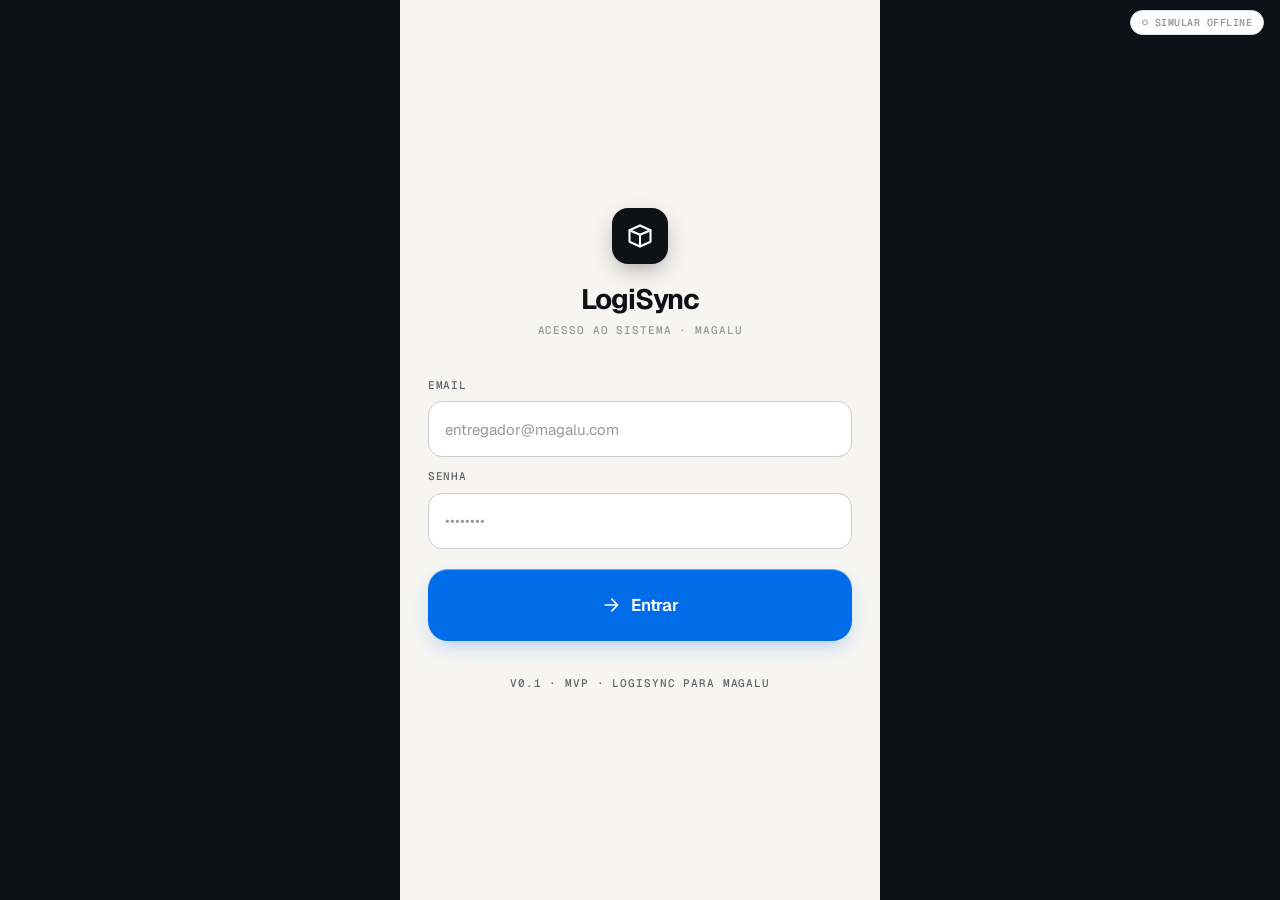
<file: index.html>
<!DOCTYPE html>
<html lang="pt-BR">
<head>
  <meta charset="UTF-8">
  <meta name="viewport" content="width=device-width, initial-scale=1, viewport-fit=cover">
  <meta name="theme-color" content="#0f1119">
  <meta name="apple-mobile-web-app-capable" content="yes">
  <meta name="apple-mobile-web-app-status-bar-style" content="black-translucent">
  <title>LogiSync</title>
  <link rel="manifest" href="manifest.json">
  <link rel="preconnect" href="https://fonts.googleapis.com">
  <link rel="preconnect" href="https://fonts.gstatic.com" crossorigin>
  <link href="https://fonts.googleapis.com/css2?family=Geist:wght@400;500;600;700&family=Geist+Mono:wght@400;500;600&family=Space+Grotesk:wght@500;600;700&family=JetBrains+Mono:wght@400;500&display=swap" rel="stylesheet">
  <style>
    /* ═══════════════════════════════════════════════════════════
       1. RESET GLOBAL
    ═══════════════════════════════════════════════════════════ */
    *, *::before, *::after { box-sizing: border-box; margin: 0; padding: 0; }
    html, body {
      width: 100%; height: 100%; min-height: 100dvh;
      font-family: "Geist", system-ui, sans-serif;
      -webkit-font-smoothing: antialiased;
      -moz-osx-font-smoothing: grayscale;
      font-feature-settings: "ss01", "cv11";
      overflow: hidden;
    }
    * { scrollbar-width: none; }
    *::-webkit-scrollbar { display: none; }
    button { border: none; background: none; cursor: pointer; font-family: inherit; }
    input { font-family: inherit; }
    [hidden] { display: none !important; }

    /* ═══════════════════════════════════════════════════════════
       2. DESIGN TOKENS — verbatim de tokens.css
    ═══════════════════════════════════════════════════════════ */
    :root {
      --ls-primary:        oklch(0.55 0.21 255);
      --ls-primary-deep:   oklch(0.40 0.20 255);
      --ls-primary-soft:   oklch(0.92 0.08 250);
      --ls-accent:         oklch(0.86 0.18 90);
      --ls-accent-deep:    oklch(0.70 0.18 80);

      --ls-online:         oklch(0.72 0.18 150);
      --ls-online-bg:      oklch(0.95 0.06 150);
      --ls-syncing:        oklch(0.75 0.16 70);
      --ls-syncing-bg:     oklch(0.96 0.06 80);
      --ls-offline:        oklch(0.55 0.02 250);
      --ls-offline-bg:     oklch(0.94 0.005 250);

      --ls-danger:         oklch(0.60 0.22 25);
      --ls-warn:           oklch(0.78 0.15 60);
      --ls-success:        oklch(0.65 0.16 150);

      --ls-ink:            oklch(0.18 0.012 250);
      --ls-ink-2:          oklch(0.32 0.012 250);
      --ls-ink-3:          oklch(0.50 0.010 250);
      --ls-ink-4:          oklch(0.68 0.008 250);
      --ls-line:           oklch(0.91 0.006 250);
      --ls-line-2:         oklch(0.85 0.006 250);
      --ls-surface:        #ffffff;
      --ls-surface-2:      oklch(0.985 0.003 90);
      --ls-bg:             oklch(0.97 0.004 90);

      --ls-font-display:   "Geist", "Space Grotesk", system-ui, sans-serif;
      --ls-font-body:      "Geist", system-ui, sans-serif;
      --ls-font-mono:      "Geist Mono", "JetBrains Mono", ui-monospace, monospace;

      --ls-r-sm:   8px;
      --ls-r-md:   14px;
      --ls-r-lg:   20px;
      --ls-r-xl:   28px;
      --ls-r-pill: 999px;

      --ls-touch-min: 56px;
      --ls-touch-cta: 72px;

      --ls-shadow-card: 0 1px 0 rgba(15,17,21,.04), 0 6px 18px -8px rgba(15,17,21,.10);
      --ls-shadow-cta:  0 1px 0 rgba(255,255,255,.4) inset, 0 8px 20px -6px oklch(0.55 0.21 255 / .35);
      --ls-shadow-pop:  0 12px 40px -8px rgba(15,17,21,.20);
    }

    [data-theme="dark"] {
      --ls-ink:            oklch(0.97 0.005 250);
      --ls-ink-2:          oklch(0.86 0.008 250);
      --ls-ink-3:          oklch(0.66 0.008 250);
      --ls-ink-4:          oklch(0.48 0.008 250);
      --ls-line:           oklch(0.28 0.020 255);
      --ls-line-2:         oklch(0.34 0.020 255);
      --ls-surface:        oklch(0.20 0.014 255);
      --ls-surface-2:      oklch(0.18 0.014 255);
      --ls-bg:             oklch(0.15 0.014 255);
      --ls-primary:        oklch(0.72 0.20 255);
      --ls-primary-soft:   oklch(0.30 0.10 255);
      --ls-online-bg:      oklch(0.25 0.10 150);
      --ls-syncing-bg:     oklch(0.28 0.10 70);
      --ls-offline-bg:     oklch(0.22 0.008 250);
      --ls-shadow-card:    0 1px 0 rgba(255,255,255,.04), 0 6px 18px -8px rgba(0,0,0,.4);
      --ls-shadow-cta:     0 1px 0 rgba(255,255,255,.15) inset, 0 8px 20px -6px oklch(0.72 0.20 255 / .50);
      --ls-shadow-pop:     0 12px 40px -8px rgba(0,0,0,.60);
    }

    /* ═══════════════════════════════════════════════════════════
       3. BASE COMPONENTS — verbatim de tokens.css
    ═══════════════════════════════════════════════════════════ */
    .ls-screen {
      font-family: var(--ls-font-body);
      color: var(--ls-ink);
      background: var(--ls-bg);
      width: 100%; height: 100%;
      position: absolute; top: 0; left: 0;
      overflow: hidden;
      font-feature-settings: "ss01","cv11";
      -webkit-font-smoothing: antialiased;
      font-size: 14px;
      line-height: 1.4;
      letter-spacing: -0.005em;
      display: flex;
      flex-direction: column;
    }
    .ls-screen *, .ls-screen *::before, .ls-screen *::after { box-sizing: border-box; }
    .ls-screen *::-webkit-scrollbar { display: none; }
    .ls-screen * { scrollbar-width: none; }

    .ls-statusbar {
      height: 44px;
      flex-shrink: 0;
      display: flex;
      align-items: center;
      justify-content: space-between;
      padding: 0 22px;
      font-family: var(--ls-font-mono);
      font-size: 13px;
      font-weight: 500;
      color: var(--ls-ink);
      letter-spacing: 0.02em;
    }
    .ls-sb-right { display: flex; align-items: center; gap: 6px; }

    .ls-conn {
      display: inline-flex;
      align-items: center;
      gap: 8px;
      padding: 6px 14px;
      border-radius: var(--ls-r-pill);
      font-family: var(--ls-font-mono);
      font-size: 11px;
      font-weight: 500;
      letter-spacing: 0.04em;
      text-transform: uppercase;
    }
    .ls-conn-dot {
      width: 8px; height: 8px; border-radius: 50%;
      flex-shrink: 0;
    }
    .ls-conn[data-state="online"]  { background: var(--ls-online-bg);  color: var(--ls-online); }
    .ls-conn[data-state="syncing"] { background: var(--ls-syncing-bg); color: var(--ls-syncing); }
    .ls-conn[data-state="offline"] { background: var(--ls-offline-bg); color: var(--ls-offline); }
    .ls-conn[data-state="online"]  .ls-conn-dot { background: var(--ls-online); }
    .ls-conn[data-state="syncing"] .ls-conn-dot { background: var(--ls-syncing); animation: ls-pulse 1.4s ease-in-out infinite; }
    .ls-conn[data-state="offline"] .ls-conn-dot { background: var(--ls-offline); }

    @keyframes ls-pulse {
      0%,100% { box-shadow: 0 0 0 0 currentColor; opacity: 1; }
      50%      { box-shadow: 0 0 0 5px transparent; opacity: 0.6; }
    }

    .ls-cta {
      width: 100%;
      height: var(--ls-touch-cta);
      border-radius: var(--ls-r-lg);
      border: none;
      background: var(--ls-primary);
      color: white;
      font-family: var(--ls-font-display);
      font-size: 17px;
      font-weight: 600;
      letter-spacing: -0.01em;
      display: flex;
      align-items: center;
      justify-content: center;
      gap: 10px;
      cursor: pointer;
      box-shadow: var(--ls-shadow-cta);
      transition: opacity 0.15s, transform 0.1s;
    }
    .ls-cta:active { opacity: 0.88; transform: scale(0.985); }
    .ls-cta:disabled { background: var(--ls-line); color: var(--ls-ink-3); box-shadow: none; cursor: default; transform: none; opacity: 1; }

    /* Typography helpers */
    .ls-display-xl { font-family: var(--ls-font-display); font-size: 32px; font-weight: 600; letter-spacing: -0.025em; line-height: 1.05; }
    .ls-display-lg { font-family: var(--ls-font-display); font-size: 26px; font-weight: 600; letter-spacing: -0.02em;  line-height: 1.1; }
    .ls-display-md { font-family: var(--ls-font-display); font-size: 20px; font-weight: 600; letter-spacing: -0.015em; line-height: 1.15; }
    .ls-h1         { font-size: 18px; font-weight: 600; letter-spacing: -0.01em; }
    .ls-h2         { font-size: 15px; font-weight: 600; letter-spacing: -0.005em; }
    .ls-overline   { font-family: var(--ls-font-mono); font-size: 11px; font-weight: 500; letter-spacing: 0.08em; text-transform: uppercase; color: var(--ls-ink-3); }
    .ls-mono       { font-family: var(--ls-font-mono); }
    .ls-muted      { color: var(--ls-ink-3); }
    .ls-muted-2    { color: var(--ls-ink-4); }

    /* ═══════════════════════════════════════════════════════════
       4. MVP COMPONENTS
    ═══════════════════════════════════════════════════════════ */

    /* Input */
    .ls-input {
      width: 100%;
      height: var(--ls-touch-min);
      border-radius: var(--ls-r-md);
      border: 1px solid var(--ls-line-2);
      background: var(--ls-surface);
      color: var(--ls-ink);
      font-family: var(--ls-font-body);
      font-size: 15px;
      padding: 0 16px;
      outline: none;
      transition: border-color 0.15s;
    }
    .ls-input:focus { border-color: var(--ls-primary); }
    .ls-input::placeholder { color: var(--ls-ink-4); }

    /* Label */
    .ls-label {
      font-family: var(--ls-font-mono);
      font-size: 11px;
      font-weight: 500;
      letter-spacing: 0.06em;
      text-transform: uppercase;
      color: var(--ls-ink-3);
      margin-bottom: 8px;
      display: block;
    }

    /* Package card */
    .pkg-card {
      background: oklch(0.945 0.006 250);
      border: 0.5px solid oklch(0.87 0.008 250);
      border-left: 2px solid var(--ls-primary-soft);
      border-radius: var(--ls-r-lg);
      box-shadow: var(--ls-shadow-card);
      padding: 16px 16px 14px;
      transition: opacity 0.25s;
    }
    .pkg-card + .pkg-card { margin-top: 10px; }
    .pkg-card-top {
      display: flex;
      align-items: center;
      justify-content: space-between;
      margin-bottom: 10px;
    }
    .pkg-id-row { display: flex; align-items: center; gap: 8px; }
    .pkg-seq-badge {
      width: 28px; height: 28px;
      border-radius: 8px;
      background: var(--ls-line);
      font-family: var(--ls-font-mono);
      font-size: 12px; font-weight: 700;
      color: var(--ls-primary);
      display: flex; align-items: center; justify-content: center;
      flex-shrink: 0;
    }
    .pkg-code {
      font-size: 11px; font-weight: 500;
      color: var(--ls-ink-3);
      letter-spacing: 0.04em;
    }
    .pkg-address {
      margin-bottom: 8px;
      font-size: 17px;
    }
    .pkg-meta {
      display: flex;
      justify-content: space-between;
      align-items: center;
      font-size: 13px;
      color: var(--ls-ink-3);
      margin-bottom: 14px;
    }
    .pkg-weight {
      font-family: var(--ls-font-mono);
      font-size: 12px;
      color: var(--ls-ink-2);
    }
    .btn-detail {
      width: 100%;
      height: 44px;
      border-radius: var(--ls-r-md);
      background: var(--ls-surface-2);
      border: 0.5px solid var(--ls-line);
      color: var(--ls-ink-2);
      font-size: 14px;
      font-weight: 500;
      display: flex;
      align-items: center;
      justify-content: center;
      gap: 8px;
      cursor: pointer;
      transition: background 0.15s;
      font-family: var(--ls-font-body);
    }
    .btn-detail:active { background: var(--ls-line); }
    .pkg-delivered-row {
      display: flex;
      align-items: center;
      gap: 6px;
      padding: 10px 0 2px;
      font-size: 13px;
      font-weight: 500;
      color: var(--ls-online);
      font-family: var(--ls-font-mono);
      letter-spacing: 0.03em;
    }
    .pkg-cached-row {
      display: flex;
      align-items: center;
      gap: 6px;
      padding: 10px 0 2px;
      font-size: 12px;
      font-weight: 500;
      color: var(--ls-syncing);
      font-family: var(--ls-font-mono);
      letter-spacing: 0.03em;
    }

    /* Priority badge */
    .priority-badge {
      display: inline-flex; align-items: center;
      padding: 3px 9px;
      border-radius: var(--ls-r-pill);
      font-family: var(--ls-font-mono);
      font-size: 10px; font-weight: 600;
      letter-spacing: 0.05em;
      text-transform: uppercase;
      white-space: nowrap;
    }
    .priority-badge[data-kind="Alta"]   { background: var(--ls-accent); color: var(--ls-ink); }
    .priority-badge[data-kind="Normal"] { background: var(--ls-line);   color: var(--ls-ink-2); }
    .priority-badge[data-kind="Frágil"] {
      background: color-mix(in oklch, var(--ls-warn) 18%, transparent);
      border: 0.5px solid color-mix(in oklch, var(--ls-warn) 35%, transparent);
      color: var(--ls-warn);
    }

    /* User avatar */
    .user-avatar {
      width: 44px; height: 44px;
      border-radius: 22px;
      background: var(--ls-line);
      font-family: var(--ls-font-mono);
      font-size: 14px; font-weight: 600;
      color: var(--ls-ink-2);
      display: flex; align-items: center; justify-content: center;
      flex-shrink: 0;
      cursor: pointer;
      border: 1.5px solid var(--ls-line-2);
      transition: border-color 0.15s, background 0.15s;
    }
    .user-avatar:active { background: var(--ls-surface-2); border-color: var(--ls-primary); }

    /* Logout button */
    .btn-logout {
      display: flex; align-items: center; gap: 6px;
      padding: 8px 14px;
      background: transparent;
      border: 1px solid var(--ls-border, var(--ls-line));
      border-radius: var(--ls-r-pill);
      font-size: 13px; font-weight: 600;
      color: var(--ls-ink-3);
      cursor: pointer;
      font-family: var(--ls-font-body);
      transition: background 0.15s, color 0.15s;
    }
    .btn-logout:active { background: var(--ls-surface-2); color: var(--ls-ink); }

    /* Back button */
    .btn-back {
      width: 40px; height: 40px;
      border-radius: 12px;
      border: 0.5px solid var(--ls-line);
      background: var(--ls-surface);
      display: flex; align-items: center; justify-content: center;
      cursor: pointer;
      color: var(--ls-ink);
      flex-shrink: 0;
      transition: background 0.15s;
    }
    .btn-back:active { background: var(--ls-line); }

    /* Stats strip */
    .stats-strip {
      display: flex;
      margin: 0 22px 8px;
      background: var(--ls-surface);
      border-radius: var(--ls-r-md);
      border: 0.5px solid var(--ls-line);
      box-shadow: var(--ls-shadow-card);
    }
    .stats-cell { flex: 1; padding: 7px 12px; }
    .stats-cell:not(:last-child) { border-right: 0.5px solid var(--ls-line); }
    .stats-value {
      font-family: var(--ls-font-display);
      font-size: 17px; font-weight: 700;
      letter-spacing: -0.02em;
      color: var(--ls-primary);
      display: block;
    }
    .stats-label {
      font-family: var(--ls-font-mono);
      font-size: 10px; font-weight: 500;
      letter-spacing: 0.06em;
      text-transform: uppercase;
      color: var(--ls-ink-4);
      margin-top: 2px;
      display: block;
    }

    /* Info card */
    .info-card {
      background: var(--ls-surface);
      border: 0.5px solid var(--ls-line);
      border-radius: var(--ls-r-lg);
      box-shadow: var(--ls-shadow-card);
      overflow: hidden;
    }
    .info-row {
      display: flex;
      align-items: center;
      justify-content: space-between;
      padding: 13px 16px;
    }
    .info-row + .info-row { border-top: 0.5px solid var(--ls-line); }
    .info-row-label {
      font-family: var(--ls-font-mono);
      font-size: 11px; font-weight: 500;
      letter-spacing: 0.06em;
      text-transform: uppercase;
      color: var(--ls-ink-3);
    }
    .info-row-value {
      font-family: var(--ls-font-mono);
      font-size: 13px; font-weight: 500;
      color: var(--ls-ink-2);
      text-align: right;
    }

    /* Queue row */
    .queue-row {
      padding: 14px 16px;
      border-radius: var(--ls-r-md);
      border: 1px dashed color-mix(in oklch, var(--ls-offline) 50%, transparent);
      background: color-mix(in oklch, var(--ls-offline) 4%, var(--ls-surface));
    }
    .queue-row + .queue-row { margin-top: 8px; }
    .queue-row-header {
      display: flex;
      align-items: center;
      gap: 8px;
      margin-bottom: 6px;
    }
    .queue-row-ts {
      font-family: var(--ls-font-mono);
      font-size: 11px;
      color: var(--ls-ink-4);
      margin-left: auto;
    }
    .queue-address {
      color: var(--ls-ink-2);
      margin-bottom: 4px;
    }

    /* Pinned CTA area */
    .pinned-cta {
      padding: 16px 22px calc(16px + env(safe-area-inset-bottom));
      flex-shrink: 0;
    }

    /* Scrollable content */
    .scroll-area {
      flex: 1;
      overflow-y: auto;
      -webkit-overflow-scrolling: touch;
      overscroll-behavior: contain;
    }

    /* Divider */
    .section-divider { height: 0.5px; background: var(--ls-line); margin: 0 22px; }

    /* Empty state */
    .empty-state {
      display: flex;
      flex-direction: column;
      align-items: center;
      justify-content: center;
      padding: 56px 32px;
      text-align: center;
      color: var(--ls-ink-3);
      gap: 12px;
    }
    .empty-state svg { opacity: 0.25; }

    /* Count badge */
    .count-badge {
      display: inline-flex;
      align-items: center;
      justify-content: center;
      min-width: 22px; height: 22px;
      border-radius: 999px;
      background: var(--ls-primary-soft);
      color: var(--ls-primary);
      font-family: var(--ls-font-mono);
      font-size: 11px; font-weight: 600;
      padding: 0 6px;
    }

    /* Toast */
    .ls-toast {
      position: fixed;
      bottom: calc(100px + env(safe-area-inset-bottom));
      left: 22px; right: 22px;
      padding: 14px 16px;
      border-radius: var(--ls-r-md);
      font-size: 14px; font-weight: 500;
      display: flex;
      align-items: center;
      gap: 10px;
      z-index: 2000;
      animation: toast-in 0.25s ease-out forwards;
      box-shadow: var(--ls-shadow-pop);
      pointer-events: none;
    }
    .ls-toast[data-type="success"] {
      background: var(--ls-online-bg);
      color: var(--ls-online);
      border: 0.5px solid color-mix(in oklch, var(--ls-online) 25%, transparent);
    }
    .ls-toast[data-type="warning"] {
      background: var(--ls-syncing-bg);
      color: var(--ls-syncing);
      border: 0.5px solid color-mix(in oklch, var(--ls-syncing) 25%, transparent);
    }
    .ls-toast[data-type="error"] {
      background: color-mix(in oklch, var(--ls-danger) 12%, var(--ls-surface));
      color: var(--ls-danger);
      border: 0.5px solid color-mix(in oklch, var(--ls-danger) 25%, transparent);
    }
    @keyframes toast-in {
      from { transform: translateY(10px); opacity: 0; }
      to   { transform: translateY(0);   opacity: 1; }
    }

    /* Offline simulation toggle — dev tool, always visible */
    #offline-toggle {
      position: fixed;
      top: 10px; right: 16px;
      z-index: 3000;
      padding: 5px 11px;
      border-radius: var(--ls-r-pill);
      font-family: var(--ls-font-mono);
      font-size: 10px; font-weight: 600;
      letter-spacing: 0.05em;
      text-transform: uppercase;
      background: var(--ls-surface);
      color: var(--ls-ink-4);
      border: 0.5px solid var(--ls-line);
      cursor: pointer;
      box-shadow: var(--ls-shadow-card);
      transition: color 0.2s;
    }
    #offline-toggle.sim-active {
      color: var(--ls-danger);
      border-color: color-mix(in oklch, var(--ls-danger) 30%, transparent);
      background: color-mix(in oklch, var(--ls-danger) 8%, var(--ls-surface));
    }

    /* ═══════════════════════════════════════════════════════════
       5. SCREEN-SPECIFIC LAYOUT
    ═══════════════════════════════════════════════════════════ */

    /* — Login — */
    #screen-login {
      align-items: stretch;
      justify-content: center;
      padding: 0 28px;
      gap: 0;
    }
    .login-logo-wrap {
      display: flex;
      flex-direction: column;
      align-items: center;
      margin-bottom: 40px;
    }
    .login-logo-mark {
      width: 56px; height: 56px;
      border-radius: 16px;
      background: var(--ls-ink);
      display: flex;
      align-items: center;
      justify-content: center;
      margin-bottom: 16px;
      box-shadow: 0 8px 24px -6px rgba(0,0,0,.4);
    }
    .login-wordmark {
      font-family: var(--ls-font-display);
      font-size: 28px; font-weight: 700;
      letter-spacing: -0.03em;
      color: var(--ls-ink);
    }
    .login-sub {
      font-family: var(--ls-font-mono);
      font-size: 11px; font-weight: 500;
      letter-spacing: 0.08em;
      text-transform: uppercase;
      color: var(--ls-ink-4);
      margin-top: 4px;
    }
    .login-form { display: flex; flex-direction: column; gap: 12px; }
    .login-field { display: flex; flex-direction: column; }
    .login-cta-wrap { margin-top: 8px; }
    .login-footer {
      text-align: center;
      margin-top: 32px;
    }

    /* — Dashboard — */
    .dash-header { padding: 12px 22px 16px; flex-shrink: 0; }
    .dash-header-row {
      display: flex;
      align-items: flex-start;
      justify-content: space-between;
      margin-bottom: 12px;
    }
    .dash-greeting-block { flex: 1; padding-right: 12px; }
    .dash-date { margin-bottom: 4px; }
    .dash-conn-row { display: flex; align-items: center; }

    /* — Delivery — */
    .delivery-header { padding: 10px 22px 16px; flex-shrink: 0; }
    .delivery-header-row {
      display: flex;
      align-items: center;
      justify-content: space-between;
      margin-bottom: 16px;
    }
    .delivery-body-inner { padding: 0 22px 0; }
    .delivery-address-block {
      margin-bottom: 20px;
    }
    .delivery-address-label {
      display: flex;
      align-items: center;
      gap: 6px;
      margin-bottom: 8px;
    }

    /* — Sync Queue — */
    .sync-header { padding: 10px 22px 16px; flex-shrink: 0; }
    .sync-header-row {
      display: flex;
      align-items: center;
      justify-content: space-between;
      margin-bottom: 16px;
    }
    .sync-title-row {
      display: flex;
      align-items: center;
      gap: 10px;
      margin-top: 4px;
    }
    .sync-body-inner { padding: 0 22px 0; }

    /* ─── App container ─── */
    #app {
      width: 100%; height: 100%;
      position: relative;
      background: var(--ls-bg);
      max-width: 480px;
      margin: 0 auto;
      overflow: hidden;
    }

    /* ═══════════════════════════════════════════════════════════
       6. NOVAS FEATURES — Filtros, Admin, Scanner, Mapas, Estoquista
    ═══════════════════════════════════════════════════════════ */

    /* Route val in âmbar */
    #stat-route-val { color: var(--ls-accent) !important; }

    /* Filter tabs */
    .filter-tabs {
      display: flex;
      gap: 8px;
      padding: 8px 22px 14px;
      flex-shrink: 0;
    }
    .filter-tab {
      padding: 5px 14px;
      border-radius: var(--ls-r-pill);
      background: var(--ls-surface);
      border: 0.5px solid var(--ls-line);
      color: var(--ls-ink-3);
      font-size: 12px;
      font-weight: 500;
      font-family: var(--ls-font-mono);
      letter-spacing: 0.03em;
      cursor: pointer;
      transition: background 0.15s, color 0.15s, border-color 0.15s;
      white-space: nowrap;
    }
    .filter-tab.active {
      background: var(--ls-primary-soft);
      border-color: var(--ls-primary);
      color: var(--ls-primary);
    }

    /* Map preview card */
    .map-preview {
      display: block;
      position: relative;
      margin-top: 14px;
      border-radius: 14px;
      overflow: hidden;
      border: 1px solid var(--ls-line);
      cursor: pointer;
      height: 118px;
      background: var(--ls-surface-2);
      -webkit-tap-highlight-color: transparent;
      transition: opacity 0.15s;
    }
    .map-preview:active { opacity: 0.75; }
    .map-bg {
      position: absolute; inset: 0;
      background: oklch(0.20 0.008 240);
      overflow: hidden;
    }
    .map-grid {
      position: absolute; inset: 0;
      background-image:
        linear-gradient(oklch(0.30 0.01 240) 1px, transparent 1px),
        linear-gradient(90deg, oklch(0.30 0.01 240) 1px, transparent 1px),
        linear-gradient(oklch(0.26 0.012 240) 3px, transparent 3px),
        linear-gradient(90deg, oklch(0.26 0.012 240) 3px, transparent 3px);
      background-size: 22px 22px, 22px 22px, 88px 88px, 88px 88px;
    }
    .map-pin {
      position: absolute; top: 50%; left: 50%;
      transform: translate(-50%, -65%);
      filter: drop-shadow(0 3px 8px rgba(0,0,0,.6));
    }
    .map-label {
      position: absolute; bottom: 0; left: 0; right: 0;
      display: flex; align-items: center; gap: 6px;
      padding: 7px 12px;
      background: var(--ls-surface);
      font-size: 12px; font-weight: 500;
      color: var(--ls-ink-2);
      font-family: var(--ls-font-body);
      border-top: 1px solid var(--ls-line);
      white-space: nowrap; overflow: hidden; text-overflow: ellipsis;
    }
    .map-label-text {
      flex: 1; overflow: hidden; text-overflow: ellipsis; white-space: nowrap;
    }
    .map-ext-icon { opacity: 0.4; flex-shrink: 0; }

    /* Scan button in delivery header */
    .btn-scan-header {
      width: 40px; height: 40px;
      border-radius: 12px;
      border: 0.5px solid var(--ls-primary);
      background: color-mix(in oklch, var(--ls-primary) 12%, transparent);
      display: flex; align-items: center; justify-content: center;
      cursor: pointer;
      color: var(--ls-primary);
      flex-shrink: 0;
      transition: background 0.15s;
    }
    .btn-scan-header:active { background: color-mix(in oklch, var(--ls-primary) 25%, transparent); }

    /* Admin panel overlay */
    #admin-overlay {
      position: fixed;
      inset: 0;
      background: rgba(0,0,0,0.65);
      backdrop-filter: blur(8px);
      -webkit-backdrop-filter: blur(8px);
      z-index: 5000;
      display: flex;
      align-items: center;
      justify-content: center;
      padding: 24px;
    }
    #admin-modal {
      background: var(--ls-surface);
      border: 0.5px solid var(--ls-line-2);
      border-radius: var(--ls-r-xl);
      padding: 28px 24px;
      width: 100%;
      max-width: 340px;
      box-shadow: var(--ls-shadow-pop);
      display: flex;
      flex-direction: column;
      gap: 10px;
    }
    .admin-title {
      font-family: var(--ls-font-display);
      font-size: 18px;
      font-weight: 700;
      color: var(--ls-ink);
      letter-spacing: -0.01em;
    }
    .admin-subtitle {
      font-family: var(--ls-font-mono);
      font-size: 10px;
      font-weight: 500;
      letter-spacing: 0.06em;
      text-transform: uppercase;
      color: var(--ls-ink-4);
      margin-top: -4px;
      margin-bottom: 4px;
    }
    .btn-admin {
      width: 100%;
      height: 48px;
      border-radius: var(--ls-r-md);
      border: 0.5px solid var(--ls-line);
      background: var(--ls-surface-2);
      color: var(--ls-ink-2);
      font-family: var(--ls-font-body);
      font-size: 14px;
      font-weight: 500;
      cursor: pointer;
      display: flex;
      align-items: center;
      justify-content: center;
      gap: 8px;
      transition: background 0.15s;
    }
    .btn-admin:active { background: var(--ls-line); }
    .btn-admin.danger {
      color: var(--ls-danger);
      border-color: color-mix(in oklch, var(--ls-danger) 30%, transparent);
      background: color-mix(in oklch, var(--ls-danger) 8%, var(--ls-surface));
    }
    .btn-admin-divider {
      height: 0.5px;
      background: var(--ls-line);
      margin: 2px 0;
    }

    /* Scanner overlay */
    #scanner-overlay {
      position: fixed;
      inset: 0;
      background: rgba(0,0,0,0.96);
      z-index: 5000;
      display: flex;
      flex-direction: column;
      align-items: center;
      justify-content: center;
      gap: 22px;
    }
    .scanner-label {
      font-family: var(--ls-font-mono);
      font-size: 11px;
      letter-spacing: 0.1em;
      text-transform: uppercase;
      color: rgba(255,255,255,0.35);
    }
    .scanner-frame {
      width: 260px;
      height: 160px;
      border: 2px solid var(--ls-primary);
      border-radius: 16px;
      position: relative;
      overflow: hidden;
    }
    .scanner-frame::before, .scanner-frame::after {
      content: '';
      position: absolute;
      width: 22px; height: 22px;
      border-color: var(--ls-accent);
      border-style: solid;
    }
    .scanner-frame::before { top: -2px; left: -2px; border-width: 3px 0 0 3px; border-radius: 14px 0 0 0; }
    .scanner-frame::after  { bottom: -2px; right: -2px; border-width: 0 3px 3px 0; border-radius: 0 0 14px 0; }
    .scanner-line {
      position: absolute;
      left: 0; right: 0;
      height: 2px;
      background: var(--ls-primary);
      box-shadow: 0 0 12px 4px color-mix(in oklch, var(--ls-primary) 55%, transparent);
      animation: scan-sweep 1.4s ease-in-out infinite;
    }
    @keyframes scan-sweep {
      0%   { top: 0; }
      50%  { top: calc(100% - 2px); }
      100% { top: 0; }
    }
    .scanner-hint {
      color: rgba(255,255,255,0.65);
      font-size: 14px;
      font-family: var(--ls-font-body);
      text-align: center;
      max-width: 240px;
    }
    .btn-scan-cancel {
      padding: 10px 28px;
      border-radius: var(--ls-r-pill);
      border: 1px solid rgba(255,255,255,0.2);
      background: transparent;
      color: rgba(255,255,255,0.55);
      font-size: 14px;
      font-family: var(--ls-font-body);
      cursor: pointer;
      transition: border-color 0.15s, color 0.15s;
    }
    .btn-scan-cancel:active { border-color: rgba(255,255,255,0.4); color: rgba(255,255,255,0.8); }

    /* Stockist mode CSS overrides (applied to body) */
    .mode-stockist {
      --ls-primary:      oklch(0.65 0.18 220);
      --ls-primary-soft: oklch(0.28 0.10 220);
      --ls-shadow-cta:   0 1px 0 rgba(255,255,255,.15) inset, 0 8px 20px -6px oklch(0.65 0.18 220 / .50);
    }
    .mode-stockist-badge {
      display: inline-flex;
      align-items: center;
      padding: 2px 8px;
      background: color-mix(in oklch, var(--ls-accent) 20%, transparent);
      border: 0.5px solid color-mix(in oklch, var(--ls-accent) 40%, transparent);
      border-radius: var(--ls-r-pill);
      font-family: var(--ls-font-mono);
      font-size: 9px;
      font-weight: 600;
      letter-spacing: 0.06em;
      text-transform: uppercase;
      color: var(--ls-accent);
      margin-left: 8px;
    }
  </style>
</head>
<body style="background:#0f1119; display:flex; align-items:center; justify-content:center; min-height:100dvh;">

  <!-- Dev tool: always on top -->
  <button id="offline-toggle">○ Simular Offline</button>

  <!-- Toast container -->
  <div id="toast-root" aria-live="polite" aria-atomic="true"></div>

  <div id="app">

    <!-- ════════════════════════════════════════════════════
         ECRÃ 1 — LOGIN
    ════════════════════════════════════════════════════ -->
    <section id="screen-login" class="ls-screen">

      <!-- Logo -->
      <div class="login-logo-wrap">
        <div class="login-logo-mark">
          <svg width="28" height="28" viewBox="0 0 24 24" fill="none"
               stroke="white" stroke-width="1.8" stroke-linecap="round" stroke-linejoin="round">
            <path d="M3 7l9-4 9 4v10l-9 4-9-4V7z"/>
            <path d="M3 7l9 4 9-4"/>
            <path d="M12 11v10"/>
          </svg>
        </div>
        <div class="login-wordmark">LogiSync</div>
        <div class="login-sub">Acesso ao Sistema · Magalu</div>
      </div>

      <!-- Form -->
      <form id="login-form" class="login-form" novalidate>
        <div class="login-field">
          <label class="ls-label" for="login-email">Email</label>
          <input
            id="login-email"
            class="ls-input"
            type="email"
            placeholder="entregador@magalu.com"
            autocomplete="username"
            inputmode="email"
          >
        </div>
        <div class="login-field">
          <label class="ls-label" for="login-password">Senha</label>
          <input
            id="login-password"
            class="ls-input"
            type="password"
            placeholder="••••••••"
            autocomplete="current-password"
          >
        </div>
        <div class="login-cta-wrap">
          <button type="submit" class="ls-cta">
            <svg width="20" height="20" viewBox="0 0 24 24" fill="none"
                 stroke="currentColor" stroke-width="2" stroke-linecap="round" stroke-linejoin="round">
              <path d="M5 12h14M13 5l7 7-7 7"/>
            </svg>
            Entrar
          </button>
        </div>
      </form>

      <div class="login-footer">
        <span class="ls-overline">v0.1 · MVP · LogiSync para Magalu</span>
      </div>

    </section>


    <!-- ════════════════════════════════════════════════════
         ECRÃ 2 — DASHBOARD
    ════════════════════════════════════════════════════ -->
    <section id="screen-dash" class="ls-screen" hidden>

      <!-- Status bar -->
      <div class="ls-statusbar">
        <span class="statusbar-time">09:00</span>
        <div class="ls-sb-right">
          <svg width="16" height="11" viewBox="0 0 16 11" fill="none">
            <rect x="0"    y="7"   width="3" height="4"   rx="0.5" fill="currentColor"/>
            <rect x="4.5"  y="5"   width="3" height="6"   rx="0.5" fill="currentColor"/>
            <rect x="9"    y="2.5" width="3" height="8.5" rx="0.5" fill="currentColor"/>
            <rect x="13.5" y="0"   width="3" height="11"  rx="0.5" fill="currentColor" opacity=".35"/>
          </svg>
          <svg width="24" height="12" viewBox="0 0 24 12" fill="none">
            <rect x="0.5" y="0.5" width="20" height="11" rx="3" stroke="currentColor" stroke-opacity=".6"/>
            <rect x="2" y="2" width="14" height="8" rx="1.5" fill="currentColor"/>
            <rect x="21.5" y="3.5" width="2" height="5" rx="1" fill="currentColor" opacity=".6"/>
          </svg>
        </div>
      </div>

      <!-- Header -->
      <div class="dash-header">
        <div class="dash-header-row">
          <div class="dash-greeting-block">
            <div class="dash-date ls-overline">—</div>
            <div id="dash-greeting" class="ls-display-lg">Bom dia.</div>
          </div>
          <div style="display:flex;align-items:center;gap:10px">
            <button id="btn-logout" class="btn-logout" onclick="adminReset()" title="Sair">
              <svg width="16" height="16" viewBox="0 0 24 24" fill="none"
                   stroke="currentColor" stroke-width="2.2" stroke-linecap="round" stroke-linejoin="round">
                <path d="M9 21H5a2 2 0 01-2-2V5a2 2 0 012-2h4"/>
                <polyline points="16 17 21 12 16 7"/>
                <line x1="21" y1="12" x2="9" y2="12"/>
              </svg>
              Sair
            </button>
            <div id="dash-avatar" class="user-avatar">?</div>
          </div>
        </div>
        <div class="dash-conn-row">
          <div class="ls-conn" id="dash-conn" data-state="online">
            <span class="ls-conn-dot"></span>
            <span class="conn-label">Conectado</span>
          </div>
        </div>
      </div>

      <!-- Stats strip -->
      <div class="stats-strip">
        <div class="stats-cell">
          <span class="stats-value"><span id="stat-done">0</span>/<span id="stat-total">5</span></span>
          <span class="stats-label">Entregues</span>
        </div>
        <div class="stats-cell">
          <span class="stats-value" id="stat-pending">5</span>
          <span class="stats-label">Pendentes</span>
        </div>
        <div class="stats-cell">
          <span class="stats-value" id="stat-route-val" style="font-size:16px;letter-spacing:-0.01em">SP-07</span>
          <span class="stats-label">Rota</span>
        </div>
      </div>

      <!-- Filter tabs -->
      <div class="filter-tabs" id="filter-tabs">
        <button class="filter-tab active" data-filter="all">Todos</button>
        <button class="filter-tab" data-filter="pending">Pendentes</button>
        <button class="filter-tab" data-filter="done">Entregues</button>
      </div>

      <!-- Package list -->
      <div class="scroll-area" style="padding: 0 22px 8px;">
        <div id="pkg-card-list"></div>
      </div>

      <!-- Pinned CTA → Sync Queue -->
      <div class="pinned-cta">
        <button class="ls-cta" onclick="showSync()">
          <svg width="20" height="20" viewBox="0 0 24 24" fill="none"
               stroke="currentColor" stroke-width="1.6" stroke-linecap="round" stroke-linejoin="round">
            <path d="M17 18H7a5 5 0 010-10 6 6 0 0111.5 1.5A4 4 0 0117 18z"/>
          </svg>
          <span id="fab-queue-label">Fila de Sync · Vazia</span>
        </button>
      </div>

    </section>


    <!-- ════════════════════════════════════════════════════
         ECRÃ 3 — DETALHE / REGISTO DE ENTREGA
    ════════════════════════════════════════════════════ -->
    <section id="screen-delivery" class="ls-screen" hidden>

      <!-- Status bar -->
      <div class="ls-statusbar">
        <span class="statusbar-time">09:00</span>
        <div class="ls-sb-right">
          <svg width="16" height="11" viewBox="0 0 16 11" fill="none">
            <rect x="0"    y="7"   width="3" height="4"   rx="0.5" fill="currentColor"/>
            <rect x="4.5"  y="5"   width="3" height="6"   rx="0.5" fill="currentColor"/>
            <rect x="9"    y="2.5" width="3" height="8.5" rx="0.5" fill="currentColor"/>
            <rect x="13.5" y="0"   width="3" height="11"  rx="0.5" fill="currentColor" opacity=".35"/>
          </svg>
          <svg width="24" height="12" viewBox="0 0 24 12" fill="none">
            <rect x="0.5" y="0.5" width="20" height="11" rx="3" stroke="currentColor" stroke-opacity=".6"/>
            <rect x="2" y="2" width="14" height="8" rx="1.5" fill="currentColor"/>
            <rect x="21.5" y="3.5" width="2" height="5" rx="1" fill="currentColor" opacity=".6"/>
          </svg>
        </div>
      </div>

      <!-- Header -->
      <div class="delivery-header">
        <div class="delivery-header-row">
          <button class="btn-back" onclick="goToDashboard()">
            <svg width="20" height="20" viewBox="0 0 24 24" fill="none"
                 stroke="currentColor" stroke-width="2" stroke-linecap="round" stroke-linejoin="round">
              <path d="M15 6l-6 6 6 6"/>
            </svg>
          </button>
          <div class="ls-conn" id="del-conn" data-state="online">
            <span class="ls-conn-dot"></span>
            <span class="conn-label">Conectado</span>
          </div>
        </div>
        <div id="del-overline" class="ls-overline" style="margin-bottom:8px">Pacote · —</div>
        <div id="del-priority-badge" class="priority-badge" data-kind="Normal" style="margin-bottom:10px">Normal</div>
      </div>

      <!-- Body -->
      <div class="scroll-area">
        <div class="delivery-body-inner">

          <!-- Address block -->
          <div class="delivery-address-block">
            <div class="delivery-address-label">
              <svg width="14" height="14" viewBox="0 0 24 24" fill="none"
                   stroke="currentColor" stroke-width="1.6" stroke-linecap="round" stroke-linejoin="round"
                   style="color:var(--ls-ink-3)">
                <path d="M12 21s-7-7.5-7-12a7 7 0 1114 0c0 4.5-7 12-7 12z"/>
                <circle cx="12" cy="9" r="2.5"/>
              </svg>
              <span class="ls-overline">Endereço de entrega</span>
            </div>
            <div id="del-address" class="ls-display-md" style="color:var(--ls-ink);line-height:1.2">—</div>
            <div id="del-customer-info" class="ls-muted" style="font-size:13px;margin-top:6px">—</div>
            <div class="map-preview" id="map-preview" title="Abrir no Google Maps">
              <div class="map-bg">
                <div class="map-grid"></div>
                <div class="map-pin">
                  <svg width="24" height="30" viewBox="0 0 24 30" fill="none">
                    <path d="M12 1C6.48 1 2 5.48 2 11c0 7.75 10 19 10 19s10-11.25 10-19c0-5.52-4.48-10-10-10z"
                          fill="var(--ls-primary)" stroke="white" stroke-width="1.2"/>
                    <circle cx="12" cy="11" r="4" fill="white"/>
                  </svg>
                </div>
              </div>
              <div class="map-label">
                <svg width="11" height="11" viewBox="0 0 24 24" fill="none"
                     stroke="var(--ls-primary)" stroke-width="2.5" stroke-linecap="round" stroke-linejoin="round"
                     style="flex-shrink:0">
                  <path d="M12 21s-7-7.5-7-12a7 7 0 1114 0c0 4.5-7 12-7 12z"/>
                  <circle cx="12" cy="9" r="2.5"/>
                </svg>
                <span class="map-label-text" id="map-address-label">—</span>
                <svg class="map-ext-icon" width="11" height="11" viewBox="0 0 24 24" fill="none"
                     stroke="currentColor" stroke-width="2.5" stroke-linecap="round" stroke-linejoin="round">
                  <path d="M18 13v6a2 2 0 01-2 2H5a2 2 0 01-2-2V8a2 2 0 012-2h6"/>
                  <polyline points="15 3 21 3 21 9"/>
                  <line x1="10" y1="14" x2="21" y2="3"/>
                </svg>
              </div>
            </div>
          </div>

          <!-- Info card -->
          <div class="info-card" style="margin-bottom:20px">
            <div class="info-row">
              <span class="info-row-label">Cód. Barras</span>
              <span id="del-barcode" class="info-row-value">—</span>
            </div>
            <div class="info-row">
              <span class="info-row-label">Peso</span>
              <span id="del-weight" class="info-row-value">—</span>
            </div>
            <div class="info-row">
              <span class="info-row-label">Distrito</span>
              <span id="del-district" class="info-row-value">—</span>
            </div>
            <div class="info-row">
              <span class="info-row-label">Prazo</span>
              <span class="info-row-value" style="color:var(--ls-success)">Hoje até 18:00</span>
            </div>
          </div>

        </div>
      </div>

      <!-- Pinned CTA -->
      <div class="pinned-cta">
        <button id="btn-confirm" class="ls-cta" onclick="openScanner()">
          <svg width="20" height="20" viewBox="0 0 24 24" fill="none"
               stroke="currentColor" stroke-width="2" stroke-linecap="round" stroke-linejoin="round">
            <rect x="2" y="4" width="4" height="16" rx="0.8"/>
            <rect x="8" y="4" width="2" height="16" rx="0.8"/>
            <rect x="12" y="4" width="1" height="16" rx="0.8"/>
            <rect x="15" y="4" width="3" height="16" rx="0.8"/>
            <rect x="20" y="4" width="2" height="16" rx="0.8"/>
          </svg>
          Scannear e Confirmar
        </button>
      </div>

    </section>


    <!-- ════════════════════════════════════════════════════
         ECRÃ 4 — FILA DE SINCRONIZAÇÃO
    ════════════════════════════════════════════════════ -->
    <section id="screen-sync" class="ls-screen" hidden>

      <!-- Status bar -->
      <div class="ls-statusbar">
        <span class="statusbar-time">09:00</span>
        <div class="ls-sb-right">
          <svg width="16" height="11" viewBox="0 0 16 11" fill="none">
            <rect x="0"    y="7"   width="3" height="4"   rx="0.5" fill="currentColor"/>
            <rect x="4.5"  y="5"   width="3" height="6"   rx="0.5" fill="currentColor"/>
            <rect x="9"    y="2.5" width="3" height="8.5" rx="0.5" fill="currentColor"/>
            <rect x="13.5" y="0"   width="3" height="11"  rx="0.5" fill="currentColor" opacity=".35"/>
          </svg>
          <svg width="24" height="12" viewBox="0 0 24 12" fill="none">
            <rect x="0.5" y="0.5" width="20" height="11" rx="3" stroke="currentColor" stroke-opacity=".6"/>
            <rect x="2" y="2" width="14" height="8" rx="1.5" fill="currentColor"/>
            <rect x="21.5" y="3.5" width="2" height="5" rx="1" fill="currentColor" opacity=".6"/>
          </svg>
        </div>
      </div>

      <!-- Header -->
      <div class="sync-header">
        <div class="sync-header-row">
          <button class="btn-back" onclick="goToDashboard()">
            <svg width="20" height="20" viewBox="0 0 24 24" fill="none"
                 stroke="currentColor" stroke-width="2" stroke-linecap="round" stroke-linejoin="round">
              <path d="M15 6l-6 6 6 6"/>
            </svg>
          </button>
          <div class="ls-conn" id="sync-conn" data-state="online">
            <span class="ls-conn-dot"></span>
            <span class="conn-label">Conectado</span>
          </div>
          <div style="width:40px"></div>
        </div>
        <div class="ls-overline" style="margin-bottom:6px">Fila local · device://logisync.cache</div>
        <div class="sync-title-row">
          <div class="ls-display-lg">Sincronização</div>
          <span id="queue-count-badge" class="count-badge">0</span>
        </div>
      </div>

      <!-- Queue list -->
      <div class="scroll-area">
        <div class="sync-body-inner">
          <div id="queue-item-list"></div>

          <!-- Empty state -->
          <div id="queue-empty-state" class="empty-state" hidden>
            <svg width="48" height="48" viewBox="0 0 24 24" fill="none"
                 stroke="currentColor" stroke-width="1.4" stroke-linecap="round" stroke-linejoin="round">
              <path d="M17 18H7a5 5 0 010-10 6 6 0 0111.5 1.5A4 4 0 0117 18z"/>
              <path d="M9 12l2 2 4-4"/>
            </svg>
            <div class="ls-h2">Fila limpa</div>
            <div class="ls-muted" style="font-size:13px">Todas as entregas foram sincronizadas com o servidor Magalu.</div>
          </div>
        </div>
      </div>

      <!-- Pinned CTA -->
      <div class="pinned-cta">
        <button id="btn-sync" class="ls-cta" onclick="triggerSync()">
          <svg id="sync-icon" width="20" height="20" viewBox="0 0 24 24" fill="none"
               stroke="currentColor" stroke-width="1.6" stroke-linecap="round" stroke-linejoin="round">
            <path d="M21 12a9 9 0 11-3-6.7L21 8"/>
            <path d="M21 3v5h-5"/>
          </svg>
          Sincronizar Dados
        </button>
      </div>

    </section>

  </div><!-- #app -->

  <!-- ════ Admin Panel Overlay ════ -->
  <div id="admin-overlay" hidden>
    <div id="admin-modal">
      <div class="admin-title">Painel Admin</div>
      <div class="admin-subtitle">LogiSync · Modo Apresentação</div>
      <button class="btn-admin danger" id="btn-admin-reset">
        <svg width="15" height="15" viewBox="0 0 24 24" fill="none" stroke="currentColor" stroke-width="2" stroke-linecap="round" stroke-linejoin="round">
          <path d="M3 12a9 9 0 1018 0 9 9 0 00-18 0"/><path d="M3 3l18 18"/>
        </svg>
        Resetar App (limpar dados)
      </button>
      <div class="btn-admin-divider"></div>
      <button class="btn-admin" id="btn-admin-route1">
        <svg width="15" height="15" viewBox="0 0 24 24" fill="none" stroke="currentColor" stroke-width="2" stroke-linecap="round" stroke-linejoin="round">
          <path d="M9 5H7a2 2 0 00-2 2v12a2 2 0 002 2h10a2 2 0 002-2V7a2 2 0 00-2-2h-2M9 5a2 2 0 000 4h6a2 2 0 000-4M9 5a2 2 0 012-2h2a2 2 0 012 2"/>
        </svg>
        Carregar Rota Simples (3 itens)
      </button>
      <button class="btn-admin" id="btn-admin-route2">
        <svg width="15" height="15" viewBox="0 0 24 24" fill="none" stroke="currentColor" stroke-width="2" stroke-linecap="round" stroke-linejoin="round">
          <path d="M9 5H7a2 2 0 00-2 2v12a2 2 0 002 2h10a2 2 0 002-2V7a2 2 0 00-2-2h-2M9 5a2 2 0 000 4h6a2 2 0 000-4M9 5a2 2 0 012-2h2a2 2 0 012 2"/>
          <path d="M9 12l2 2 4-4"/>
        </svg>
        Carregar Rota Complexa (10 itens)
      </button>
      <div class="btn-admin-divider"></div>
      <button class="btn-admin" id="btn-admin-close">Fechar</button>
    </div>
  </div>

  <!-- ════ Scanner Overlay ════ -->
  <div id="scanner-overlay" hidden>
    <span class="scanner-label">LogiSync · Leitor de Código</span>
    <div class="scanner-frame">
      <div class="scanner-line"></div>
    </div>
    <p class="scanner-hint">Aponte para o código de barras do pacote</p>
    <button class="btn-scan-cancel" id="btn-scan-cancel">Cancelar</button>
  </div>

  <!-- ════════════════════════════════════════════════════
       JAVASCRIPT
  ════════════════════════════════════════════════════ -->
  <script>
    'use strict';

    /* ── LS_DATA — Camada de dados (localStorage) ─────────────── */
    const LS_DATA = (() => {
      const DELIVERIES_KEY = 'ls:deliveries';
      const QUEUE_KEY      = 'ls:syncQueue';
      const USER_KEY       = 'ls:user';

      const SEED = [
        { id:'ML-7822-C', address:'Av. Paulista, 1578 — Sala 1102',       customer:'Ana Costa',      district:'Bela Vista',  barcode:'7891234567890', weight:'2.3 kg', priority:'Alta',   status:'pending' },
        { id:'ML-7823-A', address:'R. Augusta, 456 — Apto 42',            customer:'Carlos Silva',   district:'Consolação',  barcode:'7891234567891', weight:'1.1 kg', priority:'Normal', status:'pending' },
        { id:'ML-7824-B', address:'Al. Santos, 890 — Cj 51',              customer:'Fernanda Lima',  district:'Jardins',     barcode:'7891234567892', weight:'4.7 kg', priority:'Frágil', status:'pending' },
        { id:'ML-7825-C', address:'R. Oscar Freire, 123',                  customer:'Roberto Mendes', district:'Pinheiros',   barcode:'7891234567893', weight:'0.8 kg', priority:'Normal', status:'pending' },
        { id:'ML-7826-A', address:'Av. Brig. Faria Lima, 3144',           customer:'Juliana Souza',  district:'Itaim Bibi',  barcode:'7891234567894', weight:'3.2 kg', priority:'Alta',   status:'pending' },
      ];

      function _get(key, fallback) {
        try { return JSON.parse(localStorage.getItem(key)) ?? fallback; }
        catch { return fallback; }
      }
      function _set(key, value) {
        try { localStorage.setItem(key, JSON.stringify(value)); } catch {}
      }

      function seed() {
        if (!localStorage.getItem(DELIVERIES_KEY)) _set(DELIVERIES_KEY, SEED);
        if (!localStorage.getItem(QUEUE_KEY))      _set(QUEUE_KEY, []);
      }

      function getDeliveries() { return _get(DELIVERIES_KEY, []); }
      function getDelivery(id) { return getDeliveries().find(d => d.id === id) || null; }

      function _updateDelivery(id, patch) {
        const list = getDeliveries();
        const idx  = list.findIndex(d => d.id === id);
        if (idx !== -1) { Object.assign(list[idx], patch); _set(DELIVERIES_KEY, list); }
      }

      function markDelivered(id) { _updateDelivery(id, { status:'delivered', deliveredAt: new Date().toISOString() }); }
      function markCached(id)    { _updateDelivery(id, { status:'cached' }); }

      function getQueue() { return _get(QUEUE_KEY, []); }

      function addToQueue(id) {
        const queue    = getQueue();
        const delivery = getDelivery(id);
        if (!delivery || queue.find(q => q.id === id)) return;
        queue.push({
          id,
          address:   delivery.address,
          customer:  delivery.customer,
          district:  delivery.district,
          timestamp: new Date().toLocaleTimeString('pt-BR', { hour:'2-digit', minute:'2-digit' }),
        });
        _set(QUEUE_KEY, queue);
      }

      function clearQueue() {
        getQueue().forEach(q => markDelivered(q.id));
        _set(QUEUE_KEY, []);
      }

      function getInitials(email) {
        const name  = email.split('@')[0];
        const parts = name.split(/[._\-]/);
        return parts.length >= 2
          ? (parts[0][0] + parts[1][0]).toUpperCase()
          : name.substring(0, 2).toUpperCase();
      }

      function setUser(email, mode = 'delivery') { _set(USER_KEY, { email, initials: getInitials(email), mode }); }
      function getUser()      { return _get(USER_KEY, null); }

      return { seed, getDeliveries, getDelivery, markDelivered, markCached,
               getQueue, addToQueue, clearQueue, setUser, getUser };
    })();


    /* ── LS_NET — Camada de rede ──────────────────────────────── */
    const LS_NET = (() => {
      let _forceOffline = false;

      function isOnline()  { return !_forceOffline && navigator.onLine; }

      function getState() {
        if (!isOnline()) return 'offline';
        return LS_DATA.getQueue().length > 0 ? 'syncing' : 'online';
      }

      function toggleSimulation() {
        _forceOffline = !_forceOffline;
        document.dispatchEvent(new CustomEvent('ls:netchange'));
        return _forceOffline;
      }

      window.addEventListener('online',  () => { if (!_forceOffline) document.dispatchEvent(new CustomEvent('ls:netchange')); });
      window.addEventListener('offline', () => { document.dispatchEvent(new CustomEvent('ls:netchange')); });

      return { isOnline, getState, toggleSimulation };
    })();


    /* ── LS_UI — Navegação e UI ───────────────────────────────── */
    const LS_UI = (() => {
      const SCREENS = ['screen-login','screen-dash','screen-delivery','screen-sync'];

      function showScreen(id) {
        SCREENS.forEach(s => {
          const el = document.getElementById(s);
          s === id ? el.removeAttribute('hidden') : el.setAttribute('hidden','');
        });
      }

      function updateConnRibbons() {
        const state  = LS_NET.getState();
        const queue  = LS_DATA.getQueue().length;
        const labels = {
          online:  'Conectado',
          syncing: `Sincronizando · ${queue}`,
          offline: queue > 0 ? `Offline · ${queue} na fila` : 'Offline',
        };

        document.querySelectorAll('.ls-conn').forEach(el => {
          el.dataset.state = state;
          const lbl = el.querySelector('.conn-label');
          if (lbl) lbl.textContent = labels[state];
        });

        const toggle = document.getElementById('offline-toggle');
        if (toggle) {
          const simActive = !LS_NET.isOnline() && navigator.onLine;
          toggle.textContent = simActive ? '● Sim. Offline ON' : '○ Simular Offline';
          simActive ? toggle.classList.add('sim-active') : toggle.classList.remove('sim-active');
        }

        // Update FAB label with queue count
        const fab = document.getElementById('fab-queue-label');
        if (fab) {
          fab.textContent = queue > 0
            ? `Fila de Sync · ${queue} pendente${queue > 1 ? 's' : ''}`
            : 'Fila de Sync · Vazia';
        }
      }

      let _toastTimer = null;
      function showToast(msg, type = 'success', duration = 3200) {
        const root = document.getElementById('toast-root');
        const prev = root.querySelector('.ls-toast');
        if (prev) prev.remove();
        if (_toastTimer) clearTimeout(_toastTimer);

        const toast = document.createElement('div');
        toast.className  = 'ls-toast';
        toast.dataset.type = type;

        const icon = type === 'success' ? '✓' : type === 'warning' ? '⚠' : '✕';
        toast.innerHTML = `<strong>${icon}</strong> ${msg}`;
        root.appendChild(toast);

        _toastTimer = setTimeout(() => {
          toast.style.opacity    = '0';
          toast.style.transition = 'opacity 0.2s';
          setTimeout(() => toast.remove(), 220);
        }, duration);
      }

      function startClock() {
        function tick() {
          const t = new Date().toLocaleTimeString('pt-BR', { hour:'2-digit', minute:'2-digit' });
          document.querySelectorAll('.statusbar-time').forEach(el => { el.textContent = t; });
        }
        tick();
        setInterval(tick, 30000);
      }

      return { showScreen, updateConnRibbons, showToast, startClock };
    })();


    /* ── Filter state ────────────────────────────────────────── */
    let _activeFilter = 'all';

    function _applyCurrentFilter() {
      document.querySelectorAll('#pkg-card-list .pkg-card').forEach(card => {
        const s = card.dataset.status;
        let visible = true;
        if (_activeFilter === 'pending') visible = s === 'pending';
        else if (_activeFilter === 'done') visible = s === 'delivered' || s === 'cached';
        card.style.display = visible ? '' : 'none';
      });
    }


    /* ── Renderers ────────────────────────────────────────────── */
    function renderDashboard() {
      const deliveries = LS_DATA.getDeliveries();
      const queue      = LS_DATA.getQueue();
      const user       = LS_DATA.getUser();

      // Avatar & greeting
      const avatar = document.getElementById('dash-avatar');
      if (avatar && user) avatar.textContent = user.initials;

      const greeting = document.getElementById('dash-greeting');
      if (greeting && user) {
        const raw  = user.email.split('@')[0].split(/[._\-]/)[0];
        const name = raw.charAt(0).toUpperCase() + raw.slice(1);
        const h    = new Date().getHours();
        const sal  = h < 12 ? 'Bom dia' : h < 18 ? 'Boa tarde' : 'Boa noite';
        greeting.textContent = `${sal}, ${name}.`;
      }

      // Date in header
      const dateEl = document.querySelector('.dash-date');
      if (dateEl) {
        dateEl.textContent = new Date().toLocaleDateString('pt-BR', {
          weekday:'short', day:'numeric', month:'short'
        });
      }

      // Stats
      const delivered = deliveries.filter(d => d.status === 'delivered').length;
      const cachedN   = deliveries.filter(d => d.status === 'cached').length;
      const pending   = deliveries.filter(d => d.status === 'pending').length;
      const el = (id) => document.getElementById(id);
      if (el('stat-done'))    el('stat-done').textContent    = delivered + cachedN;
      if (el('stat-total'))   el('stat-total').textContent   = deliveries.length;
      if (el('stat-pending')) el('stat-pending').textContent = pending;

      // Package cards
      const container = document.getElementById('pkg-card-list');
      if (container) {
        container.innerHTML = deliveries.map((pkg, i) => buildPkgCard(pkg, i + 1)).join('');
      }

      // Stockist mode overrides
      if (user && user.mode === 'stockist') {
        document.body.classList.add('mode-stockist');
        if (greeting) greeting.textContent = 'Recebimento de Carga.';
        const routeVal = document.getElementById('stat-route-val');
        if (routeVal) routeVal.textContent = 'CD-REC';
      } else {
        document.body.classList.remove('mode-stockist');
      }

      // Re-apply active filter to newly rendered cards
      _applyCurrentFilter();
    }

    function buildPkgCard(pkg, seq) {
      const isDelivered = pkg.status === 'delivered';
      const isCached    = pkg.status === 'cached';
      const isDone      = isDelivered || isCached;
      const opacityStyle = isDone ? ' style="opacity:0.45"' : '';

      const badgeHTML = `<span class="priority-badge" data-kind="${pkg.priority}">${pkg.priority}</span>`;

      let actionHTML;
      if (isDelivered) {
        actionHTML = `
          <div class="pkg-delivered-row">
            <svg width="14" height="14" viewBox="0 0 24 24" fill="none"
                 stroke="currentColor" stroke-width="2.2" stroke-linecap="round" stroke-linejoin="round">
              <path d="M4 12.5l5 5L20 6"/>
            </svg>
            Entregue e sincronizado
          </div>`;
      } else if (isCached) {
        actionHTML = `
          <div class="pkg-cached-row">
            <svg width="14" height="14" viewBox="0 0 24 24" fill="none"
                 stroke="currentColor" stroke-width="1.8" stroke-linecap="round" stroke-linejoin="round">
              <path d="M12 3l10 18H2L12 3z"/>
              <path d="M12 10v4"/>
              <circle cx="12" cy="17.5" r=".8" fill="currentColor"/>
            </svg>
            Guardado em cache · aguarda sync
          </div>`;
      } else {
        actionHTML = `
          <button class="btn-detail" onclick="showDelivery('${pkg.id}')">
            Ver Detalhes
            <svg width="16" height="16" viewBox="0 0 24 24" fill="none"
                 stroke="currentColor" stroke-width="2" stroke-linecap="round" stroke-linejoin="round">
              <path d="M5 12h14M13 5l7 7-7 7"/>
            </svg>
          </button>`;
      }

      return `
        <div class="pkg-card"${opacityStyle} data-id="${pkg.id}" data-status="${pkg.status}">
          <div class="pkg-card-top">
            <div class="pkg-id-row">
              <div class="pkg-seq-badge">${seq}</div>
              <span class="ls-mono pkg-code">${pkg.id}</span>
            </div>
            ${badgeHTML}
          </div>
          <div class="ls-display-md pkg-address">${pkg.address}</div>
          <div class="pkg-meta">
            <span class="ls-muted">${pkg.district} · ${pkg.customer}</span>
            <span class="pkg-weight">${pkg.weight}</span>
          </div>
          ${actionHTML}
        </div>`;
    }

    let _currentDeliveryId = null;

    function showDelivery(pkgId) {
      const pkg = LS_DATA.getDelivery(pkgId);
      if (!pkg || pkg.status !== 'pending') return;
      _currentDeliveryId = pkgId;

      document.getElementById('del-overline').textContent     = `Pacote · ${pkg.id}`;
      document.getElementById('del-address').textContent      = pkg.address;
      document.getElementById('del-customer-info').textContent = `${pkg.customer} · ${pkg.weight} · ${pkg.district}`;
      document.getElementById('del-barcode').textContent      = pkg.barcode;
      document.getElementById('del-weight').textContent       = pkg.weight;
      document.getElementById('del-district').textContent     = pkg.district;

      const badge = document.getElementById('del-priority-badge');
      badge.textContent    = pkg.priority;
      badge.dataset.kind   = pkg.priority;

      LS_UI.showScreen('screen-delivery');
      LS_UI.updateConnRibbons();

      const mapPreview = document.getElementById('map-preview');
      if (mapPreview) {
        document.getElementById('map-address-label').textContent = pkg.address;
        mapPreview.onclick = () => openMaps(pkg.address);
      }
    }

    function renderSyncQueue() {
      const queue     = LS_DATA.getQueue();
      const container = document.getElementById('queue-item-list');
      const emptyEl   = document.getElementById('queue-empty-state');
      const badge     = document.getElementById('queue-count-badge');

      badge.textContent = queue.length;

      if (queue.length === 0) {
        container.innerHTML = '';
        emptyEl.removeAttribute('hidden');
      } else {
        emptyEl.setAttribute('hidden', '');
        container.innerHTML = queue.map(item => `
          <div class="queue-row" data-id="${item.id}">
            <div class="queue-row-header">
              <span class="ls-overline" style="color:var(--ls-offline)">Entrega</span>
              <span class="ls-mono" style="font-size:11px;color:var(--ls-ink-3)">${item.id}</span>
              <span class="queue-row-ts">${item.timestamp}</span>
            </div>
            <div class="ls-h2 queue-address">${item.address}</div>
            <div class="ls-muted" style="font-size:13px;margin-top:3px">${item.customer} · ${item.district}</div>
          </div>`).join('');
      }

      // Sync button state
      const syncBtn = document.getElementById('btn-sync');
      syncBtn.disabled = !LS_NET.isOnline();
    }


    /* ── Action Handlers ──────────────────────────────────────── */

    // Login
    document.getElementById('login-form').addEventListener('submit', (e) => {
      e.preventDefault();
      const email = document.getElementById('login-email').value.trim();
      const pass  = document.getElementById('login-password').value;
      if (!email || !pass) {
        LS_UI.showToast('Preencha email e senha.', 'error');
        return;
      }
      LS_DATA.setUser(email, 'delivery');
      renderDashboard();
      LS_UI.showScreen('screen-dash');
      LS_UI.updateConnRibbons();
    });

    // Confirm delivery
    function confirmDelivery() {
      const id = _currentDeliveryId;
      if (!id) return;
      const pkg = LS_DATA.getDelivery(id);
      if (!pkg || pkg.status !== 'pending') return;

      if (LS_NET.isOnline()) {
        LS_DATA.markDelivered(id);
        LS_UI.showToast('Entrega confirmada e sincronizada com o servidor.', 'success');
      } else {
        LS_DATA.markCached(id);
        LS_DATA.addToQueue(id);
        LS_UI.showToast('Sem sinal — entrega guardada em cache. Sincronize quando houver rede.', 'warning', 4500);
      }
      goToDashboard();
    }

    // Sync
    function triggerSync() {
      if (!LS_NET.isOnline()) {
        LS_UI.showToast('Sem ligação à rede. Aguarde sinal para sincronizar.', 'error');
        return;
      }
      const queue = LS_DATA.getQueue();
      if (queue.length === 0) {
        LS_UI.showToast('Nada a sincronizar. Fila já está vazia.', 'success');
        return;
      }

      const btn = document.getElementById('btn-sync');
      btn.disabled = true;
      btn.innerHTML = `
        <svg width="20" height="20" viewBox="0 0 24 24" fill="none"
             stroke="currentColor" stroke-width="1.6" stroke-linecap="round" stroke-linejoin="round"
             style="animation:spin 0.8s linear infinite">
          <path d="M21 12a9 9 0 11-3-6.7L21 8"/><path d="M21 3v5h-5"/>
        </svg>
        Sincronizando…`;

      // Forçar ribbons para "syncing"
      document.querySelectorAll('.ls-conn').forEach(el => {
        el.dataset.state = 'syncing';
        const lbl = el.querySelector('.conn-label');
        if (lbl) lbl.textContent = `Sincronizando · ${queue.length}`;
      });

      setTimeout(() => {
        const n = queue.length;
        LS_DATA.clearQueue();

        btn.disabled = false;
        btn.innerHTML = `
          <svg width="20" height="20" viewBox="0 0 24 24" fill="none"
               stroke="currentColor" stroke-width="1.6" stroke-linecap="round" stroke-linejoin="round">
            <path d="M21 12a9 9 0 11-3-6.7L21 8"/><path d="M21 3v5h-5"/>
          </svg>
          Sincronizar Dados`;

        renderSyncQueue();
        LS_UI.updateConnRibbons();
        LS_UI.showToast(`${n} entrega${n > 1 ? 's' : ''} sincronizada${n > 1 ? 's' : ''} com o servidor Magalu.`, 'success');
      }, 1800);
    }

    // Offline toggle
    document.getElementById('offline-toggle').addEventListener('click', () => {
      LS_NET.toggleSimulation();
      LS_UI.updateConnRibbons();
    });

    // Network events
    document.addEventListener('ls:netchange', () => {
      LS_UI.updateConnRibbons();
      // Re-render sync button state if on sync screen
      const syncScreen = document.getElementById('screen-sync');
      if (!syncScreen.hasAttribute('hidden')) {
        const btn = document.getElementById('btn-sync');
        if (btn && !btn.disabled) btn.disabled = !LS_NET.isOnline();
      }
    });

    // Navigation
    function goToDashboard() {
      _activeFilter = 'all';
      document.querySelectorAll('.filter-tab').forEach(b => {
        b.classList.toggle('active', b.dataset.filter === 'all');
      });
      renderDashboard();
      LS_UI.showScreen('screen-dash');
      LS_UI.updateConnRibbons();
    }

    function showSync() {
      renderSyncQueue();
      LS_UI.showScreen('screen-sync');
      LS_UI.updateConnRibbons();
    }


    /* ── Spin animation ───────────────────────────────────────── */
    const spinStyle = document.createElement('style');
    spinStyle.textContent = '@keyframes spin { to { transform: rotate(360deg); } }';
    document.head.appendChild(spinStyle);


    /* ── Admin Panel ──────────────────────────────────────────── */
    const ADMIN_ROUTE_SIMPLE = [
      { id:'ML-S001-A', address:'Av. Paulista, 1578 — Sala 1102', customer:'Ana Costa', district:'Bela Vista', barcode:'7891000100001', weight:'2.3 kg', priority:'Alta', status:'pending' },
      { id:'ML-S002-B', address:'R. Augusta, 456 — Apto 42', customer:'Carlos Silva', district:'Consolação', barcode:'7891000100002', weight:'1.1 kg', priority:'Normal', status:'pending' },
      { id:'ML-S003-C', address:'Al. Santos, 890 — Cj 51', customer:'Fernanda Lima', district:'Jardins', barcode:'7891000100003', weight:'4.7 kg', priority:'Frágil', status:'pending' },
    ];

    const ADMIN_ROUTE_COMPLEX = [
      { id:'ML-C001-A', address:'Av. Paulista, 1578', customer:'Ana Costa', district:'Bela Vista', barcode:'7891000200001', weight:'2.3 kg', priority:'Alta', status:'delivered', deliveredAt: new Date().toISOString() },
      { id:'ML-C002-B', address:'R. Augusta, 456 — Apto 42', customer:'Carlos Silva', district:'Consolação', barcode:'7891000200002', weight:'1.1 kg', priority:'Normal', status:'delivered', deliveredAt: new Date().toISOString() },
      { id:'ML-C003-C', address:'Al. Santos, 890 — Cj 51', customer:'Fernanda Lima', district:'Jardins', barcode:'7891000200003', weight:'4.7 kg', priority:'Frágil', status:'cached' },
      { id:'ML-C004-A', address:'R. Oscar Freire, 123', customer:'Roberto Mendes', district:'Pinheiros', barcode:'7891000200004', weight:'0.8 kg', priority:'Normal', status:'pending' },
      { id:'ML-C005-B', address:'Av. Faria Lima, 3144', customer:'Juliana Souza', district:'Itaim Bibi', barcode:'7891000200005', weight:'3.2 kg', priority:'Alta', status:'pending' },
      { id:'ML-C006-C', address:'R. Haddock Lobo, 595', customer:'Marcos Oliveira', district:'Cerqueira César', barcode:'7891000200006', weight:'1.5 kg', priority:'Normal', status:'pending' },
      { id:'ML-C007-A', address:'R. da Consolação, 2302', customer:'Beatriz Ramos', district:'Consolação', barcode:'7891000200007', weight:'6.0 kg', priority:'Frágil', status:'pending' },
      { id:'ML-C008-B', address:'Av. Rebouças, 1144', customer:'Diego Ferreira', district:'Pinheiros', barcode:'7891000200008', weight:'0.5 kg', priority:'Normal', status:'pending' },
      { id:'ML-C009-C', address:'R. Teodoro Sampaio, 744', customer:'Priya Sharma', district:'Pinheiros', barcode:'7891000200009', weight:'2.1 kg', priority:'Alta', status:'pending' },
      { id:'ML-C010-A', address:'Av. Brasil, 500', customer:'Lucas Nunes', district:'Perdizes', barcode:'7891000200010', weight:'3.8 kg', priority:'Normal', status:'pending' },
    ];

    function openAdminPanel() {
      document.getElementById('admin-overlay').removeAttribute('hidden');
    }
    function closeAdminPanel() {
      document.getElementById('admin-overlay').setAttribute('hidden', '');
    }
    function adminReset() {
      closeAdminPanel();
      localStorage.clear();
      location.reload();
    }
    function adminLoadRoute(deliveries) {
      closeAdminPanel();
      localStorage.clear();
      try {
        localStorage.setItem('ls:deliveries', JSON.stringify(deliveries));
        const cached = deliveries.filter(d => d.status === 'cached');
        const queue = cached.map(d => ({
          id: d.id, address: d.address, customer: d.customer, district: d.district,
          timestamp: new Date().toLocaleTimeString('pt-BR', { hour:'2-digit', minute:'2-digit' }),
        }));
        localStorage.setItem('ls:syncQueue', JSON.stringify(queue));
      } catch(e) {}
      if (!LS_DATA.getUser()) LS_DATA.setUser('entregador@magalu.com');
      renderDashboard();
      LS_UI.showScreen('screen-dash');
      LS_UI.updateConnRibbons();
    }

    let _adminLongPressTimer = null;
    function _startAdminTimer() {
      _adminLongPressTimer = setTimeout(openAdminPanel, 900);
    }
    function _cancelAdminTimer() {
      if (_adminLongPressTimer) { clearTimeout(_adminLongPressTimer); _adminLongPressTimer = null; }
    }

    let _avatarTapCount = 0, _avatarTapTimer = null;
    function _onAvatarTap() {
      _avatarTapCount++;
      if (_avatarTapTimer) clearTimeout(_avatarTapTimer);
      if (_avatarTapCount >= 3) { _avatarTapCount = 0; openAdminPanel(); return; }
      _avatarTapTimer = setTimeout(() => { _avatarTapCount = 0; }, 700);
    }

    function setupAdminPanel() {
      const logo = document.querySelector('.login-logo-wrap');
      if (logo) {
        logo.addEventListener('mousedown',   _startAdminTimer);
        logo.addEventListener('touchstart',  _startAdminTimer, { passive: true });
        logo.addEventListener('mouseup',     _cancelAdminTimer);
        logo.addEventListener('mouseleave',  _cancelAdminTimer);
        logo.addEventListener('touchend',    _cancelAdminTimer);
        logo.addEventListener('touchcancel', _cancelAdminTimer);
        logo.addEventListener('contextmenu', e => e.preventDefault());
      }
      const avatar = document.getElementById('dash-avatar');
      if (avatar) avatar.addEventListener('click', _onAvatarTap);

      document.getElementById('btn-admin-reset').addEventListener('click', adminReset);
      document.getElementById('btn-admin-route1').addEventListener('click', () => adminLoadRoute(ADMIN_ROUTE_SIMPLE));
      document.getElementById('btn-admin-route2').addEventListener('click', () => adminLoadRoute(ADMIN_ROUTE_COMPLEX));
      document.getElementById('btn-admin-close').addEventListener('click', closeAdminPanel);
      document.getElementById('admin-overlay').addEventListener('click', e => {
        if (e.target === document.getElementById('admin-overlay')) closeAdminPanel();
      });
    }


    /* ── Filter Tabs ──────────────────────────────────────────── */
    function setupFilterTabs() {
      document.querySelectorAll('.filter-tab').forEach(btn => {
        btn.addEventListener('click', () => {
          document.querySelectorAll('.filter-tab').forEach(b => b.classList.remove('active'));
          btn.classList.add('active');
          _activeFilter = btn.dataset.filter;
          _applyCurrentFilter();
        });
      });
    }


    /* ── Scanner ──────────────────────────────────────────────── */
    let _scanTimer = null;

    function openScanner() {
      document.getElementById('scanner-overlay').removeAttribute('hidden');
      _scanTimer = setTimeout(() => {
        _beep();
        closeScanner();
        confirmDelivery();
      }, 2000);
    }
    function closeScanner() {
      document.getElementById('scanner-overlay').setAttribute('hidden', '');
      if (_scanTimer) { clearTimeout(_scanTimer); _scanTimer = null; }
    }
    function _beep() {
      try {
        const ctx = new (window.AudioContext || window.webkitAudioContext)();
        const osc = ctx.createOscillator();
        const gain = ctx.createGain();
        osc.connect(gain);
        gain.connect(ctx.destination);
        osc.frequency.value = 880;
        osc.type = 'sine';
        gain.gain.setValueAtTime(0.3, ctx.currentTime);
        gain.gain.exponentialRampToValueAtTime(0.001, ctx.currentTime + 0.13);
        osc.start(ctx.currentTime);
        osc.stop(ctx.currentTime + 0.13);
      } catch(e) {}
    }


    /* ── Maps ─────────────────────────────────────────────────── */
    function openMaps(address) {
      window.open(
        'https://www.google.com/maps/search/?api=1&query=' + encodeURIComponent(address + ', São Paulo, SP'),
        '_blank'
      );
    }


    /* ── Boot ─────────────────────────────────────────────────── */
    document.addEventListener('DOMContentLoaded', () => {
      LS_DATA.seed();
      LS_UI.startClock();

      const user = LS_DATA.getUser();
      if (user) {
        renderDashboard();
        LS_UI.showScreen('screen-dash');
      } else {
        LS_UI.showScreen('screen-login');
      }
      LS_UI.updateConnRibbons();
      setupAdminPanel();
      setupFilterTabs();
      document.getElementById('btn-scan-cancel').addEventListener('click', closeScanner);

      if ('serviceWorker' in navigator) {
        navigator.serviceWorker
          .register('./service-worker.js')
          .catch((err) => console.warn('[SW] Registration failed:', err));
      }
    });
  </script>
</body>
</html>
</file>
